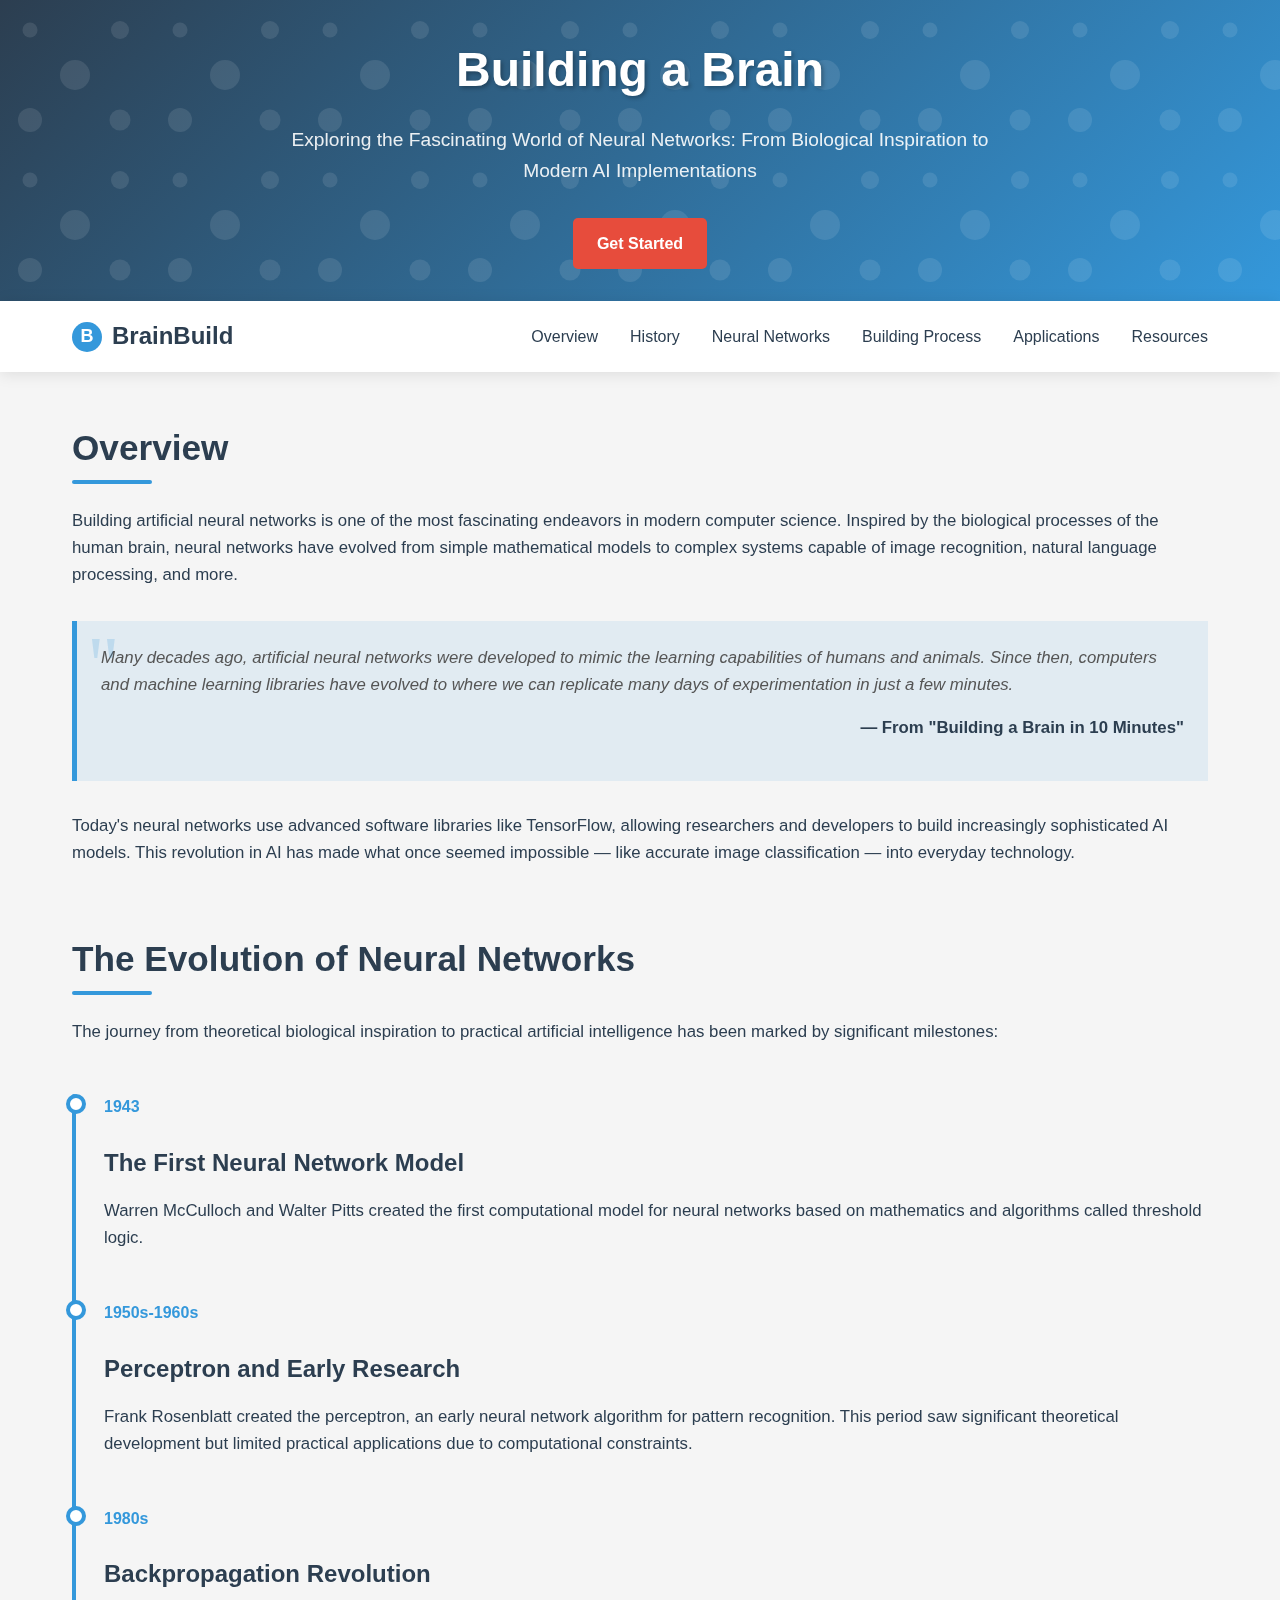
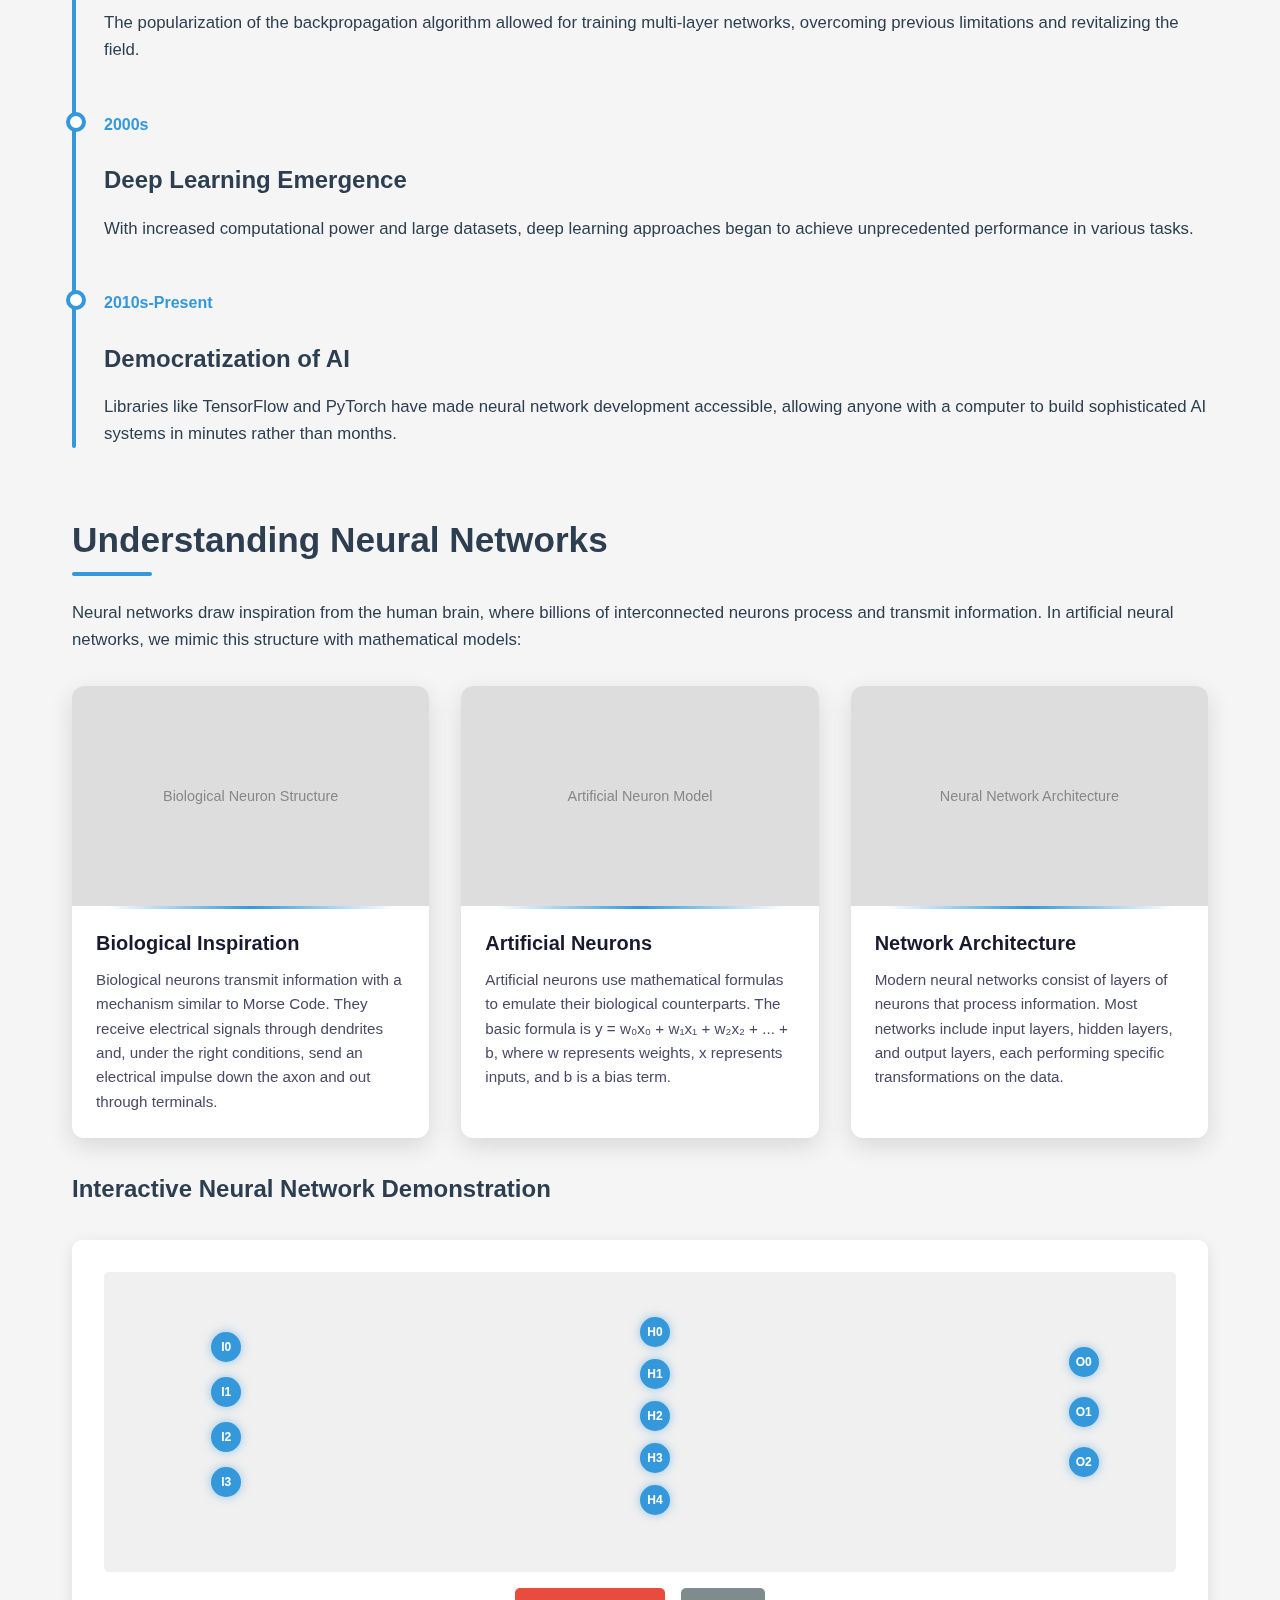
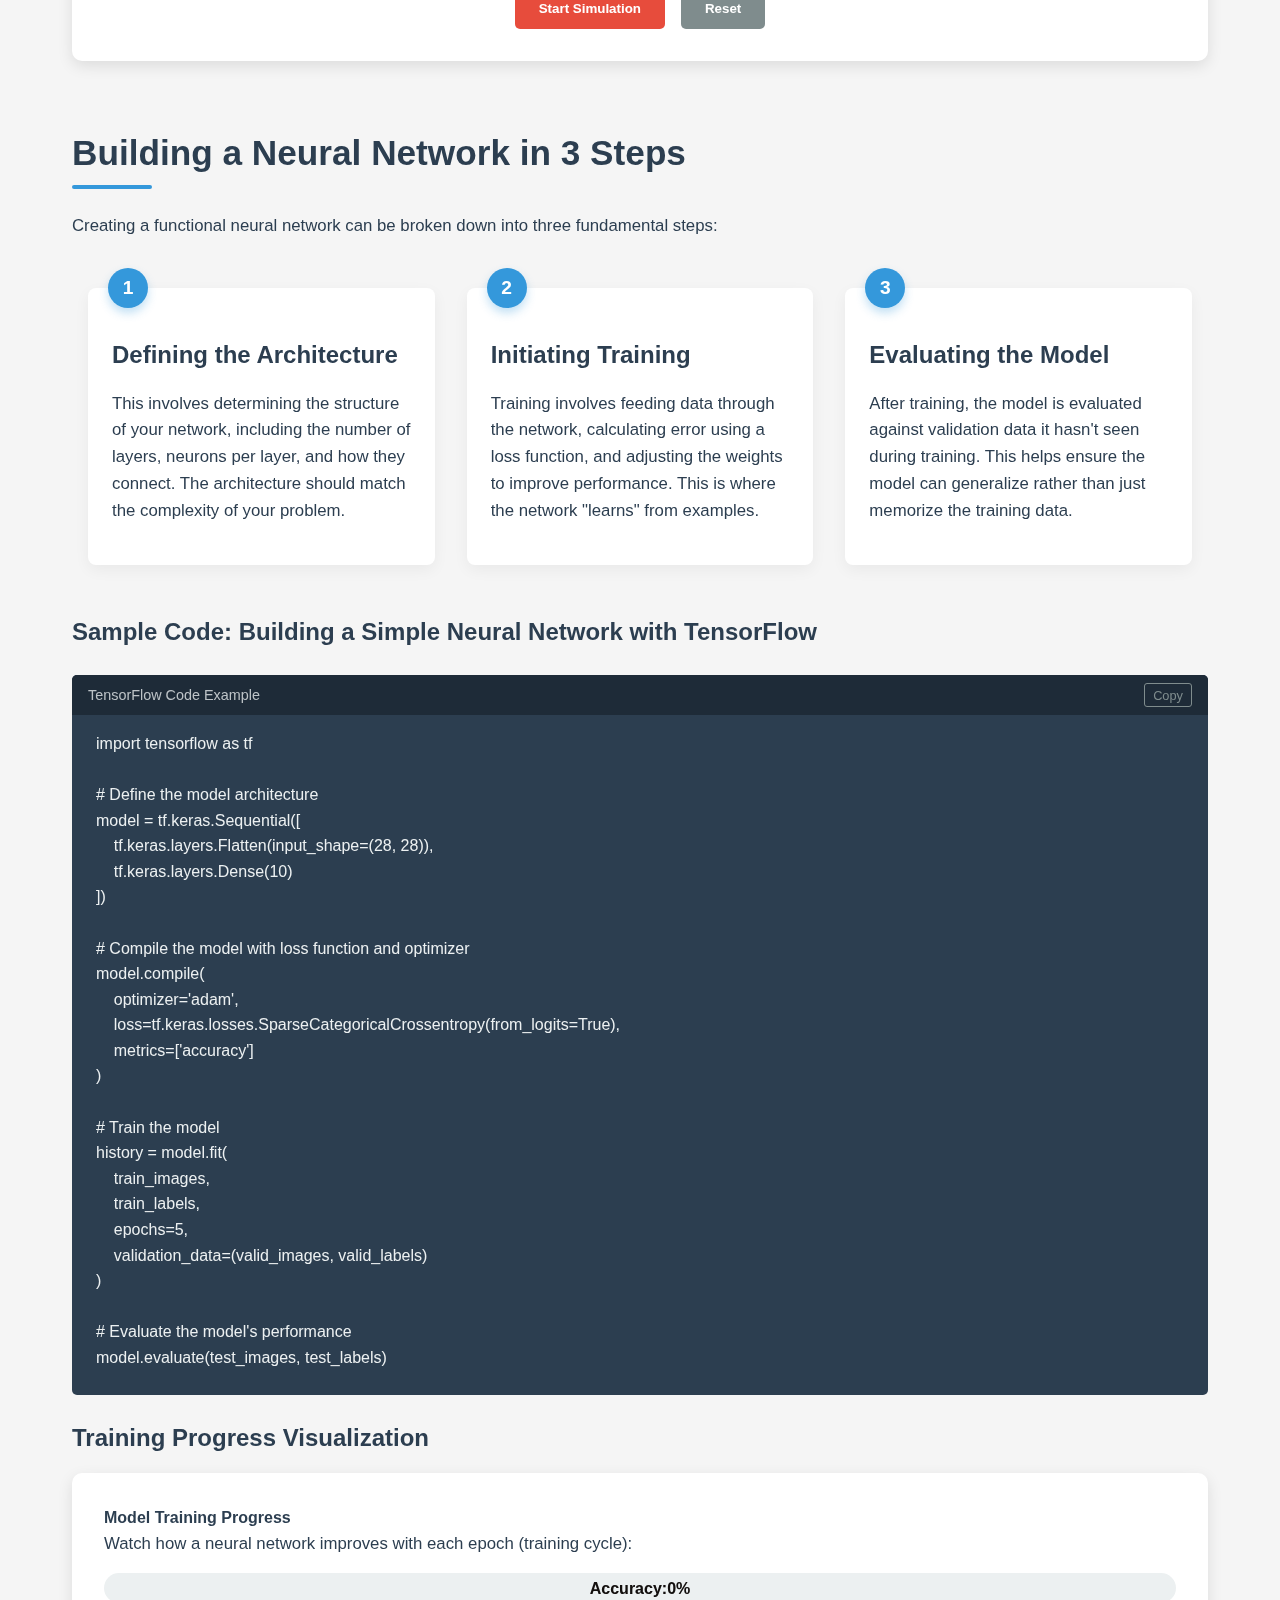
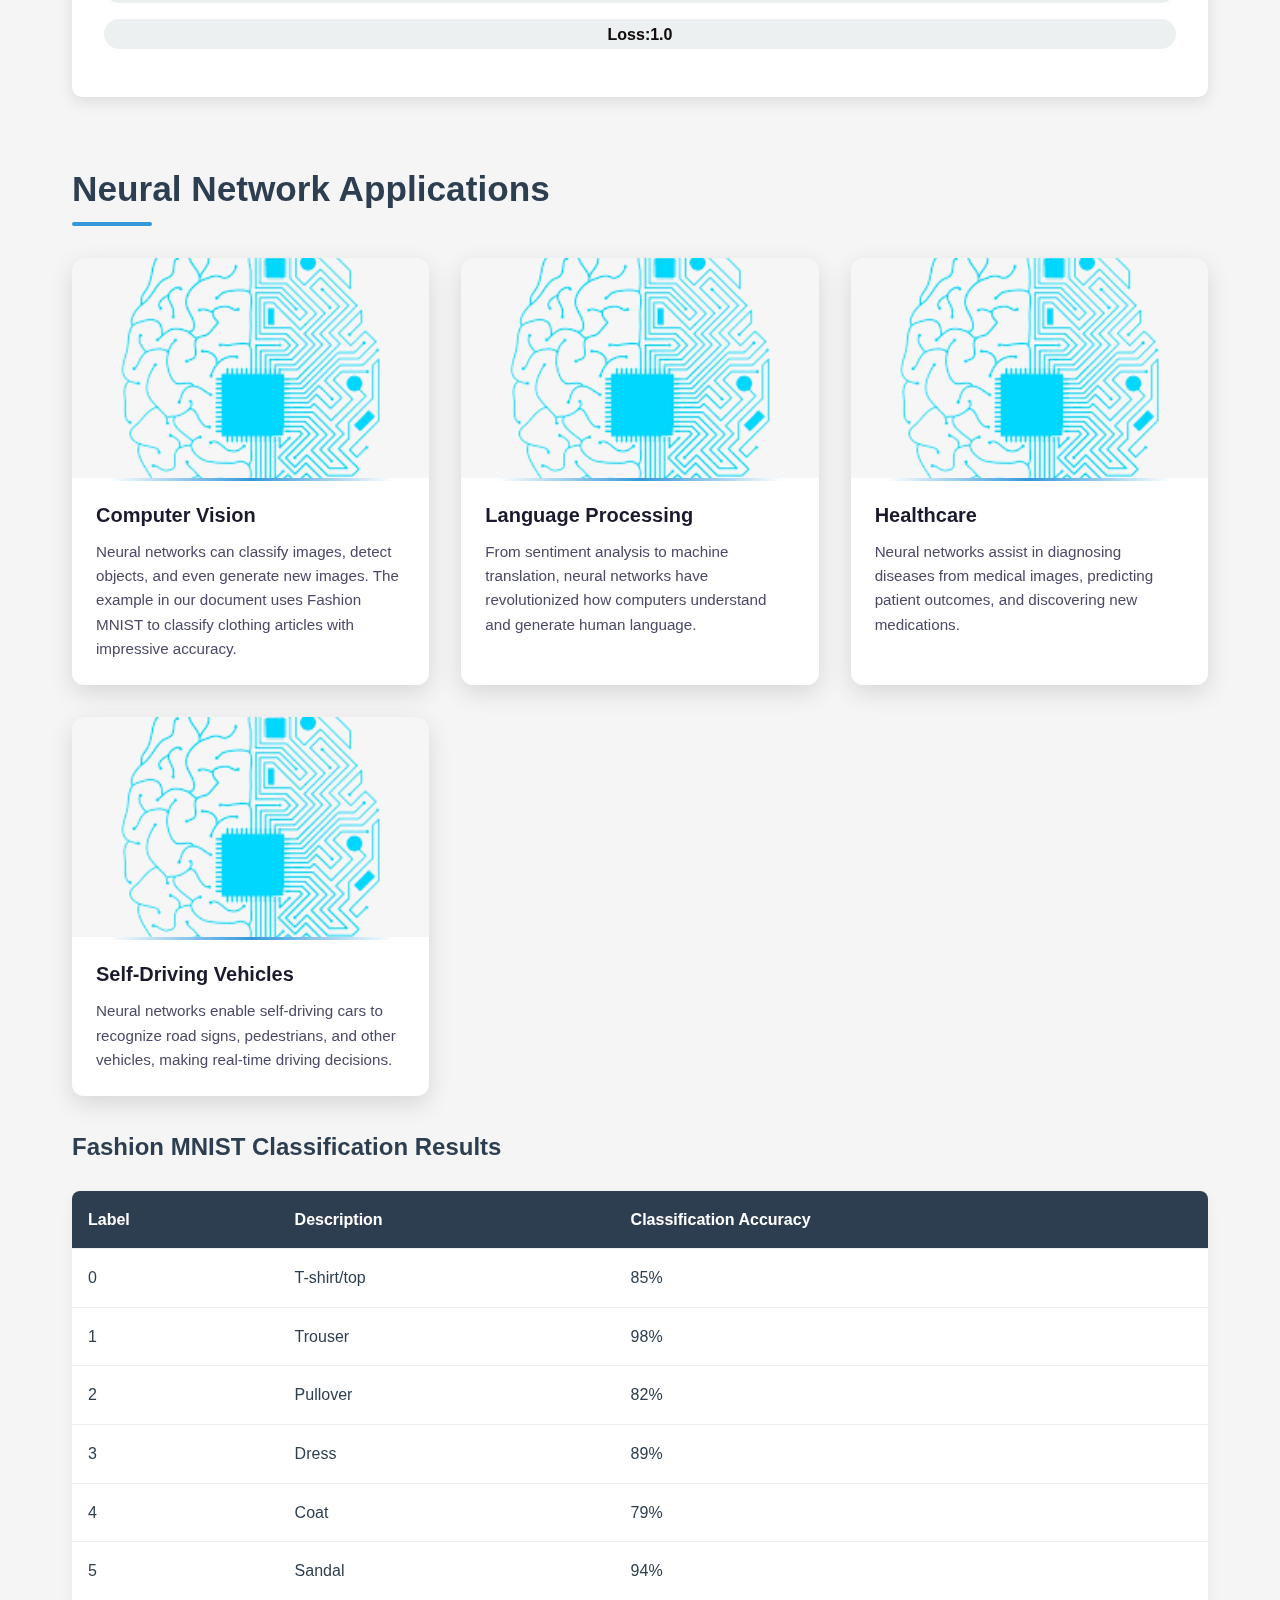
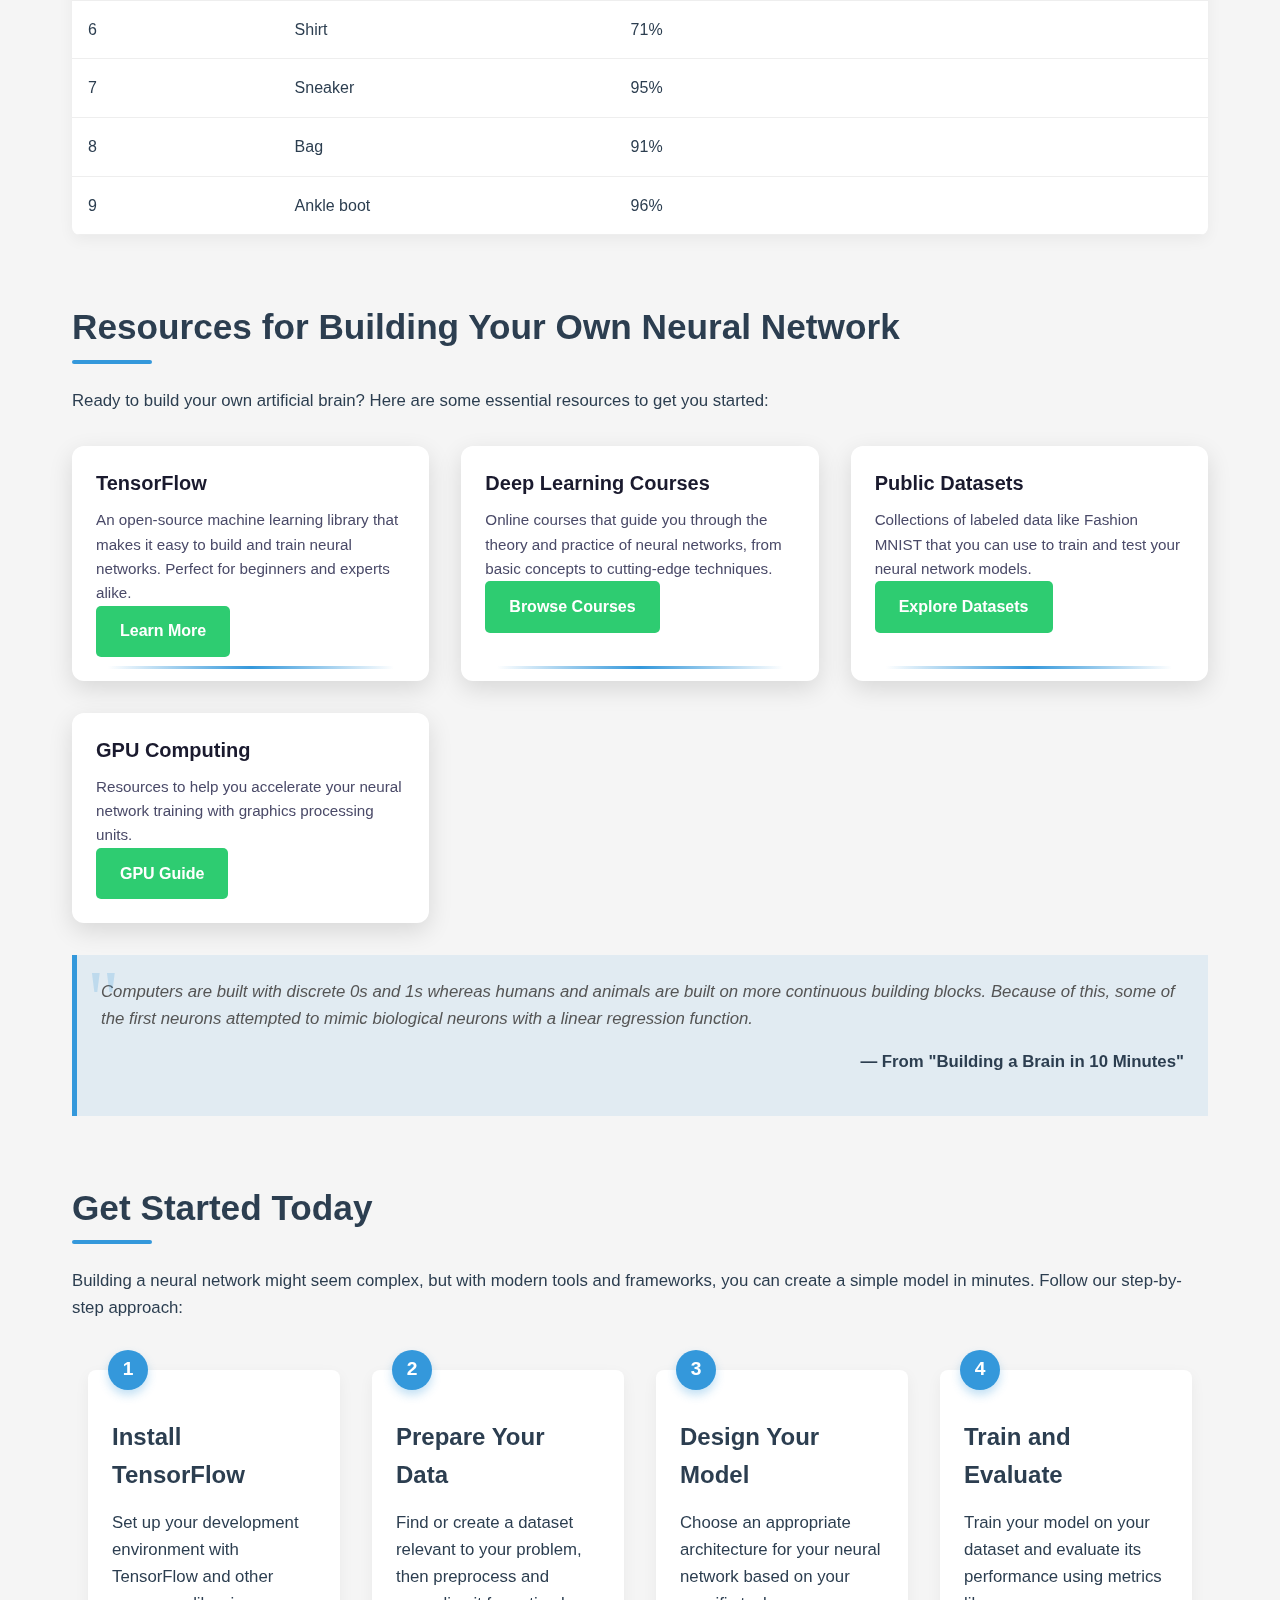
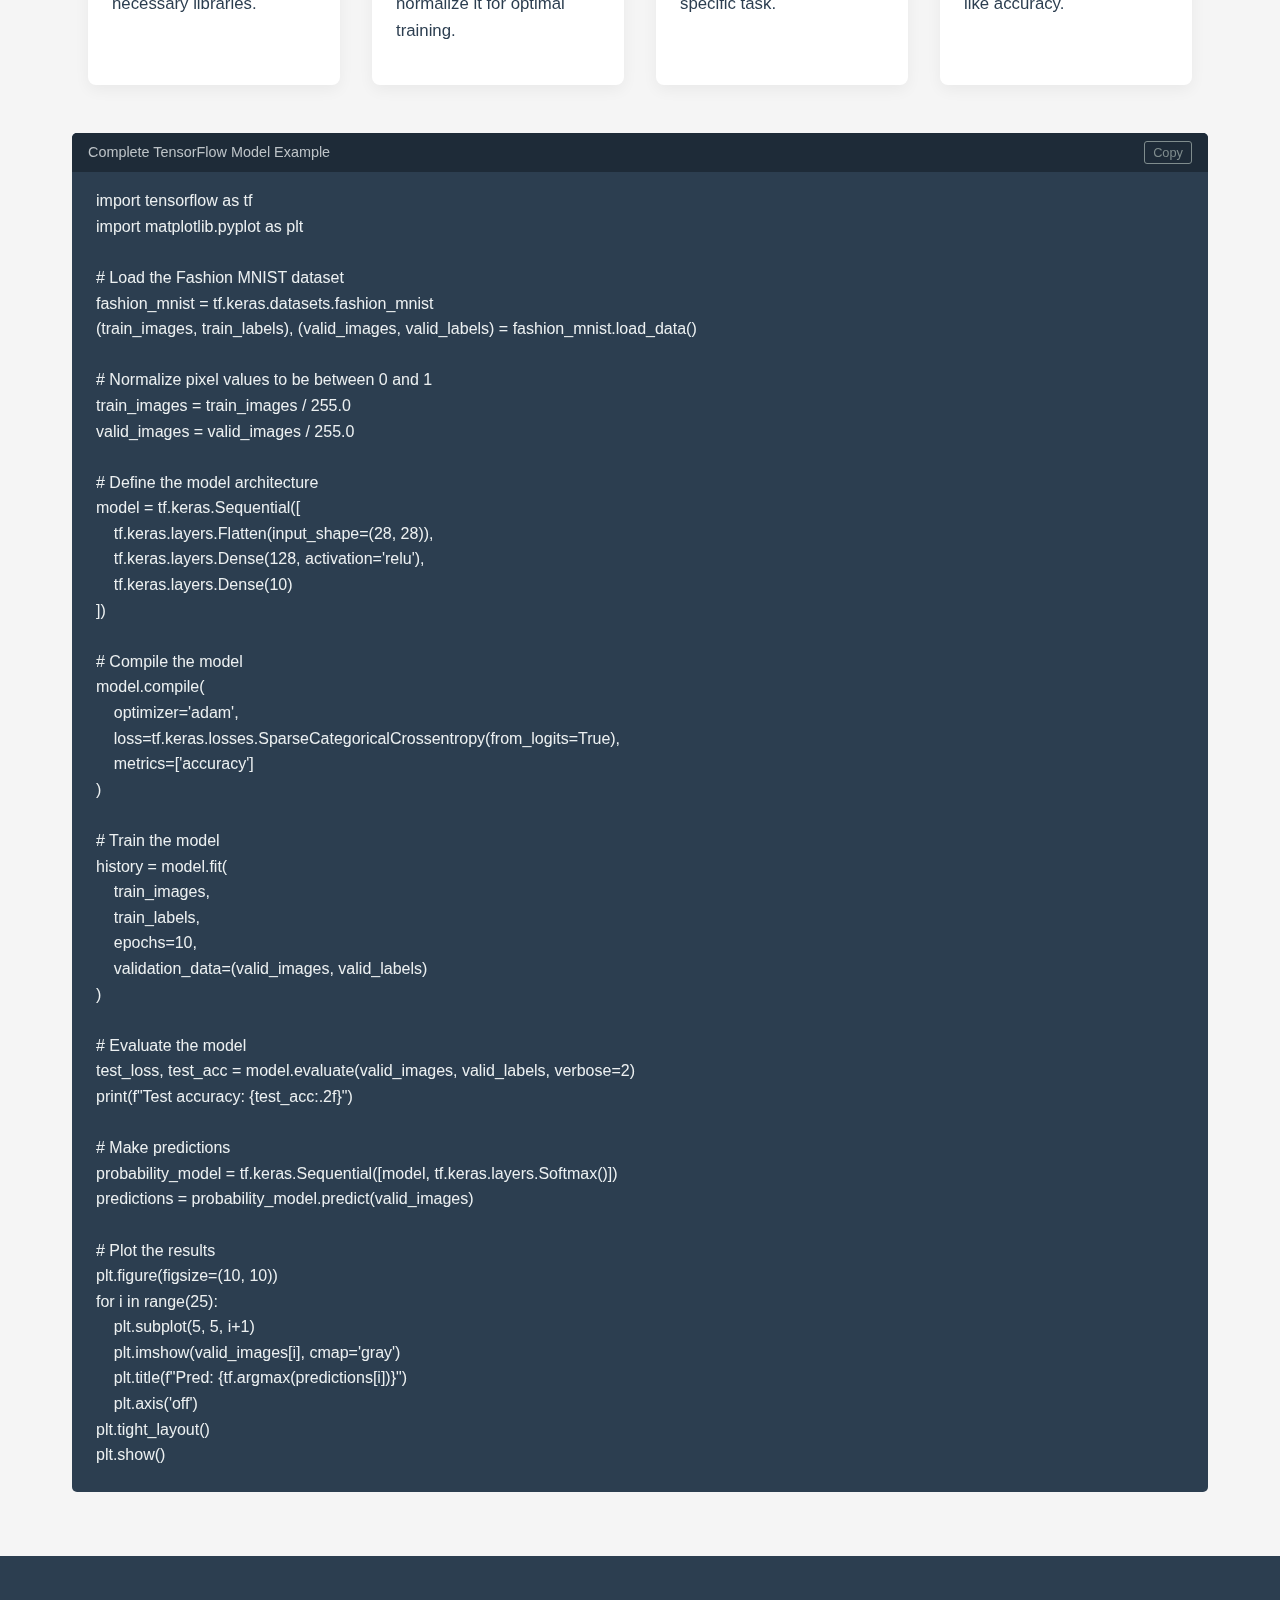
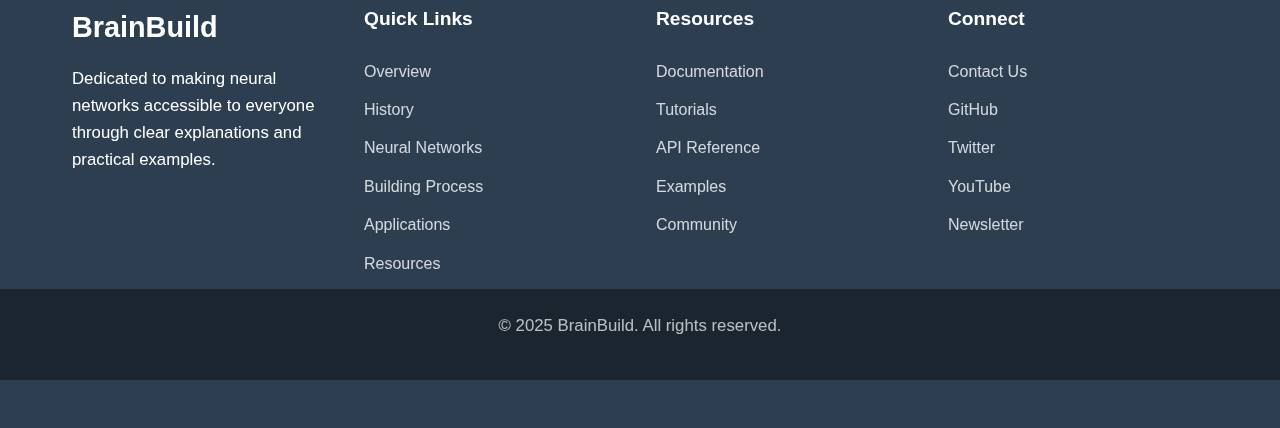
<file: building-a-brain/index.html>
<!DOCTYPE html>
<html lang="en">
<head>
    <meta charset="UTF-8">
    <meta name="viewport" content="width=device-width, initial-scale=1.0">
    <title>Building a Brain - Neural Network Fundamentals</title>
    <style>
        :root {
            --primary-color: #2c3e50;
            --secondary-color: #3498db;
            --accent-color: #e74c3c;
            --light-color: #ecf0f1;
            --dark-color: #2c3e50;
            --success-color: #2ecc71;
        }
        
        * {
            margin: 0;
            padding: 0;
            box-sizing: border-box;
            font-family: 'Segoe UI', Tahoma, Geneva, Verdana, sans-serif;
        }
        
        body {
            background-color: #f5f5f5;
            color: var(--dark-color);
            line-height: 1.6;
        }
        
        header {
            background: linear-gradient(135deg, var(--primary-color), var(--secondary-color));
            color: white;
            padding: 2rem 0;
            text-align: center;
            position: relative;
            overflow: hidden;
        }
        
        .header-content {
            position: relative;
            z-index: 2;
            max-width: 1200px;
            margin: 0 auto;
            padding: 0 2rem;
        }
        
        .header-bg {
            position: absolute;
            top: 0;
            left: 0;
            width: 100%;
            height: 100%;
            opacity: 0.1;
            z-index: 1;
            background-image: url('data:image/svg+xml;charset=utf-8,<svg xmlns="http://www.w3.org/2000/svg" width="100" height="100" viewBox="0 0 100 100"><circle cx="50" cy="50" r="10" fill="white"/><circle cx="20" cy="20" r="5" fill="white"/><circle cx="80" cy="80" r="7" fill="white"/><circle cx="80" cy="20" r="6" fill="white"/><circle cx="20" cy="80" r="8" fill="white"/></svg>');
            background-size: 150px;
        }
        
        h1 {
            font-size: 3rem;
            margin-bottom: 1rem;
            text-shadow: 2px 2px 4px rgba(0, 0, 0, 0.3);
        }
        
        .subtitle {
            font-size: 1.2rem;
            max-width: 700px;
            margin: 0 auto 2rem;
            opacity: 0.9;
        }
        
        .btn {
            display: inline-block;
            background-color: var(--accent-color);
            color: white;
            padding: 0.8rem 1.5rem;
            text-decoration: none;
            border-radius: 5px;
            font-weight: bold;
            transition: all 0.3s ease;
            border: none;
            cursor: pointer;
        }
        
        .btn:hover {
            background-color: #c0392b;
            transform: translateY(-2px);
            box-shadow: 0 4px 8px rgba(0, 0, 0, 0.2);
        }
        
        nav {
            background-color: white;
            box-shadow: 0 2px 15px rgba(0, 0, 0, 0.1);
            position: sticky;
            top: 0;
            z-index: 100;
        }
        
        .nav-container {
            display: flex;
            justify-content: space-between;
            align-items: center;
            max-width: 1200px;
            margin: 0 auto;
            padding: 1rem 2rem;
        }
        
        .logo {
            font-weight: bold;
            font-size: 1.5rem;
            color: var(--primary-color);
            text-decoration: none;
            display: flex;
            align-items: center;
        }
        
        .logo-icon {
            width: 30px;
            height: 30px;
            margin-right: 10px;
            background-color: var(--secondary-color);
            border-radius: 50%;
            display: flex;
            align-items: center;
            justify-content: center;
            color: white;
            font-size: 18px;
        }
        
        .nav-links {
            list-style: none;
            display: flex;
            gap: 2rem;
        }
        
        .nav-links a {
            text-decoration: none;
            color: var(--dark-color);
            font-weight: 500;
            transition: color 0.3s ease;
        }
        
        .nav-links a:hover {
            color: var(--secondary-color);
        }
        
        .mobile-nav-toggle {
            display: none;
            background: transparent;
            border: none;
            font-size: 1.5rem;
            cursor: pointer;
            color: var(--primary-color);
        }
        
        main {
            max-width: 1200px;
            margin: 3rem auto;
            padding: 0 2rem;
        }
        
        section {
            margin-bottom: 4rem;
        }
        
        h2 {
            font-size: 2.2rem;
            margin-bottom: 1.5rem;
            color: var(--primary-color);
            position: relative;
            padding-bottom: 0.5rem;
        }
        
        h2::after {
            content: '';
            position: absolute;
            bottom: 0;
            left: 0;
            width: 80px;
            height: 4px;
            background-color: var(--secondary-color);
            border-radius: 2px;
        }
        
        h3 {
            font-size: 1.5rem;
            margin: 1.5rem 0 1rem;
            color: var(--primary-color);
        }
        
        p {
            margin-bottom: 1rem;
            font-size: 1.05rem;
        }
        
        .grid {
            display: grid;
            grid-template-columns: repeat(auto-fit, minmax(300px, 1fr));
            gap: 2rem;
            margin: 2rem 0;
        }
        
        .card {
            background-color: white;
            border-radius: 10px;
            overflow: hidden;
            box-shadow: 0 5px 15px rgba(0, 0, 0, 0.1);
            transition: transform 0.3s ease, box-shadow 0.3s ease;
        }
        
        .card:hover {
            transform: translateY(-5px);
            box-shadow: 0 8px 25px rgba(0, 0, 0, 0.15);
        }
        
        .card-img {
            height: 200px;
            width: 100%;
            object-fit: cover;
            background-color: #ddd;
            display: flex;
            align-items: center;
            justify-content: center;
            color: #888;
            font-size: 0.9rem;
        }
        
        .card-content {
            padding: 1.5rem;
        }
        
        .card-title {
            font-size: 1.3rem;
            margin-bottom: 0.5rem;
            color: var(--primary-color);
        }
        
        .card-text {
            color: #555;
            font-size: 0.95rem;
            margin-bottom: 1rem;
        }
        
        .demo-container {
            margin: 2rem 0;
            background: white;
            padding: 2rem;
            border-radius: 10px;
            box-shadow: 0 5px 15px rgba(0, 0, 0, 0.1);
        }
        
        #neural-demo {
            width: 100%;
            height: 300px;
            background-color: #f0f0f0;
            border-radius: 5px;
            overflow: hidden;
            position: relative;
        }
        
        .neuron {
            position: absolute;
            width: 30px;
            height: 30px;
            border-radius: 50%;
            background-color: var(--secondary-color);
            display: flex;
            align-items: center;
            justify-content: center;
            color: white;
            font-weight: bold;
            font-size: 12px;
            box-shadow: 0 0 10px rgba(52, 152, 219, 0.5);
        }
        
        .connection {
            position: absolute;
            height: 2px;
            background-color: #bdc3c7;
            transform-origin: 0 0;
            z-index: -1;
        }
        
        .active-connection {
            background-color: var(--accent-color);
            box-shadow: 0 0 5px rgba(231, 76, 60, 0.5);
        }
        
        .active-neuron {
            background-color: var(--accent-color);
            box-shadow: 0 0 15px rgba(231, 76, 60, 0.7);
            transform: scale(1.2);
        }
        
        .demo-controls {
            margin-top: 1rem;
            display: flex;
            justify-content: center;
            gap: 1rem;
        }
        
        .timeline {
            position: relative;
            margin: 3rem 0;
            padding-left: 2rem;
        }
        
        .timeline::before {
            content: '';
            position: absolute;
            left: 0;
            top: 0;
            width: 4px;
            height: 100%;
            background-color: var(--secondary-color);
            border-radius: 2px;
        }
        
        .timeline-item {
            position: relative;
            padding-bottom: 2rem;
        }
        
        .timeline-item:last-child {
            padding-bottom: 0;
        }
        
        .timeline-dot {
            position: absolute;
            left: -2.4rem;
            width: 20px;
            height: 20px;
            border-radius: 50%;
            background-color: white;
            border: 4px solid var(--secondary-color);
        }
        
        .timeline-date {
            font-weight: bold;
            color: var(--secondary-color);
            margin-bottom: 0.5rem;
        }
        
        .code-block {
            background-color: #2c3e50;
            color: #ecf0f1;
            padding: 1.5rem;
            border-radius: 5px;
            overflow-x: auto;
            margin: 1.5rem 0;
            font-family: 'Courier New', monospace;
            position: relative;
        }
        
        .code-header {
            padding: 0.5rem 1rem;
            background-color: #1e2b38;
            margin: -1.5rem -1.5rem 1rem;
            color: #bdc3c7;
            font-size: 0.9rem;
            display: flex;
            justify-content: space-between;
            align-items: center;
        }
        
        .copy-btn {
            background: transparent;
            border: 1px solid #7f8c8d;
            color: #7f8c8d;
            border-radius: 3px;
            padding: 0.2rem 0.5rem;
            font-size: 0.8rem;
            cursor: pointer;
            transition: all 0.3s ease;
        }
        
        .copy-btn:hover {
            background-color: rgba(255, 255, 255, 0.1);
            color: white;
            border-color: white;
        }
        
        .process-steps {
            display: flex;
            flex-wrap: wrap;
            justify-content: space-between;
            margin: 2rem 0;
            counter-reset: step-counter;
        }
        
        .process-step {
            flex: 1;
            min-width: 250px;
            margin: 1rem;
            padding: 1.5rem;
            background: white;
            border-radius: 8px;
            box-shadow: 0 5px 15px rgba(0, 0, 0, 0.05);
            position: relative;
            counter-increment: step-counter;
        }
        
        .process-step::before {
            content: counter(step-counter);
            position: absolute;
            top: -20px;
            left: 20px;
            width: 40px;
            height: 40px;
            background: var(--secondary-color);
            color: white;
            border-radius: 50%;
            display: flex;
            align-items: center;
            justify-content: center;
            font-weight: bold;
            font-size: 1.2rem;
            box-shadow: 0 5px 10px rgba(52, 152, 219, 0.3);
        }
        
        table {
            width: 100%;
            border-collapse: collapse;
            margin: 1.5rem 0;
            background: white;
            box-shadow: 0 5px 15px rgba(0, 0, 0, 0.05);
            border-radius: 8px;
            overflow: hidden;
        }
        
        thead {
            background-color: var(--primary-color);
            color: white;
        }
        
        th, td {
            padding: 1rem;
            text-align: left;
            border-bottom: 1px solid #eee;
        }
        
        tbody tr:hover {
            background-color: #f9f9f9;
        }
        
        .quote-block {
            background-color: rgba(52, 152, 219, 0.1);
            border-left: 5px solid var(--secondary-color);
            padding: 1.5rem;
            margin: 2rem 0;
            position: relative;
        }
        
        .quote-block::before {
            content: '"';
            position: absolute;
            top: -20px;
            left: 10px;
            font-size: 5rem;
            color: rgba(52, 152, 219, 0.2);
            font-family: Georgia, serif;
        }
        
        .quote-text {
            font-style: italic;
            color: #555;
            margin-bottom: 1rem;
        }
        
        .quote-author {
            font-weight: bold;
            color: var(--primary-color);
            text-align: right;
        }
        
        footer {
            background-color: var(--primary-color);
            color: white;
            padding: 3rem 0;
        }
        
        .footer-content {
            max-width: 1200px;
            margin: 0 auto;
            padding: 0 2rem;
            display: grid;
            grid-template-columns: repeat(auto-fit, minmax(250px, 1fr));
            gap: 2rem;
        }
        
        .footer-logo {
            font-size: 1.8rem;
            font-weight: bold;
            margin-bottom: 1rem;
            display: inline-block;
        }
        
        .footer-links h3 {
            color: white;
            margin-top: 0;
            margin-bottom: 1.5rem;
            font-size: 1.2rem;
        }
        
        .footer-links ul {
            list-style: none;
        }
        
        .footer-links li {
            margin-bottom: 0.8rem;
        }
        
        .footer-links a {
            color: rgba(255, 255, 255, 0.8);
            text-decoration: none;
            transition: color 0.3s ease;
        }
        
        .footer-links a:hover {
            color: white;
            text-decoration: underline;
        }
        
        .copyright {
            text-align: center;
            padding: 1.5rem 0;
            background-color: #1a2530;
            color: rgba(255, 255, 255, 0.7);
            font-size: 0.9rem;
        }
        
        .progress-container {
            background-color: white;
            padding: 2rem;
            border-radius: 10px;
            box-shadow: 0 5px 15px rgba(0, 0, 0, 0.1);
            margin-bottom: 2rem;
        }
        
        .progress-bar {
            height: 30px;
            background-color: #ecf0f1;
            border-radius: 15px;
            margin: 1rem 0;
            position: relative;
            overflow: hidden;
        }
        
        .progress-fill {
            height: 100%;
            background: linear-gradient(90deg, var(--secondary-color), var(--accent-color));
            border-radius: 15px;
            width: 0%;
            transition: width 1.5s ease;
            position: relative;
        }
        
        .progress-text {
            position: absolute;
            top: 0;
            left: 0;
            right: 0;
            bottom: 0;
            display: flex;
            align-items: center;
            justify-content: center;
            color: white;
            font-weight: bold;
            mix-blend-mode: difference;
        }
        .card {
            position: relative;
            background-color: #ffffff;
            border-radius: 12px;
            box-shadow: 0 8px 24px rgba(0, 0, 0, 0.12);
            overflow: hidden;
            transition: transform 0.3s ease, box-shadow 0.3s ease;
            max-width: 380px;
            margin: 0 auto;
            }

            .card:hover {
            transform: translateY(-8px);
            box-shadow: 0 16px 32px rgba(0, 0, 0, 0.18);
            }

            .card-img {
            position: relative;
            width: 100%;
            height: 220px;
            overflow: hidden;
            }

            .card-img img {
            width: 100%;
            height: 100%;
            object-fit: cover;
            transition: transform 0.5s ease;
            }

            .card:hover .card-img img {
            transform: scale(1.05);
            }

            .card-content {
            padding: 1.5rem;
            }

            .card-title {
            margin: 0 0 0.75rem 0;
            font-size: 1.25rem;
            font-weight: 700;
            color: #1a1a2e;
            line-height: 1.3;
            }

            .card-text {
            font-size: 0.95rem;
            line-height: 1.6;
            color: #4a4a68;
            margin: 0;
            }

            /* Add a subtle accent line between image and content */
            .card-content::before {
            content: '';
            position: absolute;
            top: 220px;
            left: 10%;
            width: 80%;
            height: 3px;
            background: linear-gradient(90deg, transparent, #3498db, transparent);
            }

            /* Responsive adjustments */
            @media (max-width: 768px) {
            .card-img {
                height: 180px;
            }
            
            .card-content::before {
                top: 180px;
            }
            }
        
        @media (max-width: 768px) {
            h1 {
                font-size: 2.2rem;
            }
            
            .subtitle {
                font-size: 1rem;
            }
            
            .nav-links {
                display: none;
                position: absolute;
                top: 100%;
                left: 0;
                right: 0;
                background-color: white;
                flex-direction: column;
                padding: 1rem;
                gap: 1rem;
                box-shadow: 0 5px 15px rgba(0, 0, 0, 0.1);
            }
            
            .nav-links.active {
                display: flex;
            }
            
            .mobile-nav-toggle {
                display: block;
            }
            
            .process-steps {
                flex-direction: column;
            }
            
            .process-step {
                margin-bottom: 2.5rem;
            }
            
            .footer-content {
                grid-template-columns: 1fr;
                text-align: center;
            }
            
            .footer-links ul {
                display: flex;
                flex-wrap: wrap;
                justify-content: center;
                gap: 1rem;
            }
            
            .footer-links li {
                margin-bottom: 0;
            }
        }
        .fashion-mnist-img {
            width: 100%;
            height: auto;
            border-radius: 10px;
        }
    </style>
</head>
<body>
    <header>
        <div class="header-bg"></div>
        <div class="header-content">
            <h1>Building a Brain</h1>
            <p class="subtitle">Exploring the Fascinating World of Neural Networks: From Biological Inspiration to Modern AI Implementations</p>
            <a href="#get-started" class="btn">Get Started</a>
        </div>
    </header>
    
    <nav>
        <div class="nav-container">
            <a href="#" class="logo">
                <div class="logo-icon">B</div>
                BrainBuild
            </a>
            <ul class="nav-links">
                <li><a href="#overview">Overview</a></li>
                <li><a href="#history">History</a></li>
                <li><a href="#neural-networks">Neural Networks</a></li>
                <li><a href="#building-process">Building Process</a></li>
                <li><a href="#applications">Applications</a></li>
                <li><a href="#resources">Resources</a></li>
            </ul>
            <button class="mobile-nav-toggle">☰</button>
        </div>
    </nav>
    
    <main>
        <section id="overview">
            <h2>Overview</h2>
            <p>Building artificial neural networks is one of the most fascinating endeavors in modern computer science. Inspired by the biological processes of the human brain, neural networks have evolved from simple mathematical models to complex systems capable of image recognition, natural language processing, and more.</p>
            
            <div class="quote-block">
                <p class="quote-text">Many decades ago, artificial neural networks were developed to mimic the learning capabilities of humans and animals. Since then, computers and machine learning libraries have evolved to where we can replicate many days of experimentation in just a few minutes.</p>
                <p class="quote-author">— From "Building a Brain in 10 Minutes"</p>
            </div>
            
            <p>Today's neural networks use advanced software libraries like TensorFlow, allowing researchers and developers to build increasingly sophisticated AI models. This revolution in AI has made what once seemed impossible — like accurate image classification — into everyday technology.</p>
        </section>
        
        <section id="history" class="timeline-section">
            <h2>The Evolution of Neural Networks</h2>
            <p>The journey from theoretical biological inspiration to practical artificial intelligence has been marked by significant milestones:</p>
            
            <div class="timeline">
                <div class="timeline-item">
                    <div class="timeline-dot"></div>
                    <div class="timeline-date">1943</div>
                    <h3>The First Neural Network Model</h3>
                    <p>Warren McCulloch and Walter Pitts created the first computational model for neural networks based on mathematics and algorithms called threshold logic.</p>
                </div>
                
                <div class="timeline-item">
                    <div class="timeline-dot"></div>
                    <div class="timeline-date">1950s-1960s</div>
                    <h3>Perceptron and Early Research</h3>
                    <p>Frank Rosenblatt created the perceptron, an early neural network algorithm for pattern recognition. This period saw significant theoretical development but limited practical applications due to computational constraints.</p>
                </div>
                
                <div class="timeline-item">
                    <div class="timeline-dot"></div>
                    <div class="timeline-date">1980s</div>
                    <h3>Backpropagation Revolution</h3>
                    <p>The popularization of the backpropagation algorithm allowed for training multi-layer networks, overcoming previous limitations and revitalizing the field.</p>
                </div>
                
                <div class="timeline-item">
                    <div class="timeline-dot"></div>
                    <div class="timeline-date">2000s</div>
                    <h3>Deep Learning Emergence</h3>
                    <p>With increased computational power and large datasets, deep learning approaches began to achieve unprecedented performance in various tasks.</p>
                </div>
                
                <div class="timeline-item">
                    <div class="timeline-dot"></div>
                    <div class="timeline-date">2010s-Present</div>
                    <h3>Democratization of AI</h3>
                    <p>Libraries like TensorFlow and PyTorch have made neural network development accessible, allowing anyone with a computer to build sophisticated AI systems in minutes rather than months.</p>
                </div>
            </div>
        </section>
        
        <section id="neural-networks">
            <h2>Understanding Neural Networks</h2>
            <p>Neural networks draw inspiration from the human brain, where billions of interconnected neurons process and transmit information. In artificial neural networks, we mimic this structure with mathematical models:</p>
            
            <div class="grid">
                <div class="card">
                    <div class="card-img">Biological Neuron Structure</div>
                    <div class="card-content">
                        <h3 class="card-title">Biological Inspiration</h3>
                        <p class="card-text">Biological neurons transmit information with a mechanism similar to Morse Code. They receive electrical signals through dendrites and, under the right conditions, send an electrical impulse down the axon and out through terminals.</p>
                    </div>
                </div>
                
                <div class="card">
                    <div class="card-img">Artificial Neuron Model</div>
                    <div class="card-content">
                        <h3 class="card-title">Artificial Neurons</h3>
                        <p class="card-text">Artificial neurons use mathematical formulas to emulate their biological counterparts. The basic formula is y = w₀x₀ + w₁x₁ + w₂x₂ + ... + b, where w represents weights, x represents inputs, and b is a bias term.</p>
                    </div>
                </div>
                
                <div class="card">
                    <div class="card-img">Neural Network Architecture</div>
                    <div class="card-content">
                        <h3 class="card-title">Network Architecture</h3>
                        <p class="card-text">Modern neural networks consist of layers of neurons that process information. Most networks include input layers, hidden layers, and output layers, each performing specific transformations on the data.</p>
                    </div>
                </div>
            </div>
            
            <h3>Interactive Neural Network Demonstration</h3>
            <div class="demo-container">
                <div id="neural-demo"></div>
                <div class="demo-controls">
                    <button id="start-demo" class="btn">Start Simulation</button>
                    <button id="reset-demo" class="btn" style="background-color: #7f8c8d;">Reset</button>
                </div>
            </div>
        </section>
        
        <section id="building-process">
            <h2>Building a Neural Network in 3 Steps</h2>
            <p>Creating a functional neural network can be broken down into three fundamental steps:</p>
            
            <div class="process-steps">
                <div class="process-step">
                    <h3>Defining the Architecture</h3>
                    <p>This involves determining the structure of your network, including the number of layers, neurons per layer, and how they connect. The architecture should match the complexity of your problem.</p>
                </div>
                
                <div class="process-step">
                    <h3>Initiating Training</h3>
                    <p>Training involves feeding data through the network, calculating error using a loss function, and adjusting the weights to improve performance. This is where the network "learns" from examples.</p>
                </div>
                
                <div class="process-step">
                    <h3>Evaluating the Model</h3>
                    <p>After training, the model is evaluated against validation data it hasn't seen during training. This helps ensure the model can generalize rather than just memorize the training data.</p>
                </div>
            </div>
            
            <h3>Sample Code: Building a Simple Neural Network with TensorFlow</h3>
            <div class="code-block">
                <div class="code-header">
                    <span>TensorFlow Code Example</span>
                    <button class="copy-btn">Copy</button>
                </div>
                <pre><code>import tensorflow as tf

# Define the model architecture
model = tf.keras.Sequential([
    tf.keras.layers.Flatten(input_shape=(28, 28)),
    tf.keras.layers.Dense(10)
])

# Compile the model with loss function and optimizer
model.compile(
    optimizer='adam',
    loss=tf.keras.losses.SparseCategoricalCrossentropy(from_logits=True),
    metrics=['accuracy']
)

# Train the model
history = model.fit(
    train_images,
    train_labels,
    epochs=5,
    validation_data=(valid_images, valid_labels)
)

# Evaluate the model's performance
model.evaluate(test_images, test_labels)</code></pre>
            </div>
            
            <h3>Training Progress Visualization</h3>
            <div class="progress-container">
                <h4>Model Training Progress</h4>
                <p>Watch how a neural network improves with each epoch (training cycle):</p>
                
                <div class="progress-bar">
                    <div class="progress-fill" id="accuracy-progress"></div>
                    <div class="progress-text">Accuracy: <span id="accuracy-value">0%</span></div>
                </div>
                
                <div class="progress-bar">
                    <div class="progress-fill" id="loss-progress"></div>
                    <div class="progress-text">Loss: <span id="loss-value">1.0</span></div>
                </div>
            </div>
        </section>
        
        <section id="applications">
            <h2>Neural Network Applications</h2>
             <div class="grid">
                <div class="card">
                    <div class="card-img">
                        <img src="fashion_mnist_example.png" alt="Image Classification Example" ">
                    </div>
                    <div class="card-content">
                        <h3 class="card-title">Computer Vision</h3>
                        <p class="card-text">Neural networks can classify images, detect objects, and even generate new images. The example in our document uses Fashion MNIST to classify clothing articles with impressive accuracy.</p>
                    </div>
                </div>
                
                <div class="card">
                    <div class="card-img">
                        <img src="fashion_mnist_example.png" alt="Image Classification Example" ">
                    </div>
                    <div class="card-content">
                        <h3 class="card-title">Language Processing</h3>
                        <p class="card-text">From sentiment analysis to machine translation, neural networks have revolutionized how computers understand and generate human language.</p>
                    </div>
                </div>
                
                <div class="card">
                    <div class="card-img">
                        <img src="fashion_mnist_example.png" alt="Image Classification Example" ">
                    </div>
                    <div class="card-content">
                        <h3 class="card-title">Healthcare</h3>
                        <p class="card-text">Neural networks assist in diagnosing diseases from medical images, predicting patient outcomes, and discovering new medications.</p>
                    </div>
                </div>
                
                <div class="card">
                    <div class="card-img">
                        <img src="fashion_mnist_example.png" alt="Image Classification Example" ">
                    </div>
                    <div class="card-content">
                        <h3 class="card-title">Self-Driving Vehicles</h3>
                        <p class="card-text">Neural networks enable self-driving cars to recognize road signs, pedestrians, and other vehicles, making real-time driving decisions.</p>
                    </div>
                </div>
            </div>
            
            <h3>Fashion MNIST Classification Results</h3>
            <table>
                <thead>
                    <tr>
                        <th>Label</th>
                        <th>Description</th>
                        <th>Classification Accuracy</th>
                    </tr>
                </thead>
                <tbody>
                    <tr>
                        <td>0</td>
                        <td>T-shirt/top</td>
                        <td>85%</td>
                    </tr>
                    <tr>
                        <td>1</td>
                        <td>Trouser</td>
                        <td>98%</td>
                    </tr>
                    <tr>
                        <td>2</td>
                        <td>Pullover</td>
                        <td>82%</td>
                    </tr>
                    <tr>
                        <td>3</td>
                        <td>Dress</td>
                        <td>89%</td>
                    </tr>
                    <tr>
                        <td>4</td>
                        <td>Coat</td>
                        <td>79%</td>
                    </tr>
                    <tr>
                        <td>5</td>
                        <td>Sandal</td>
                        <td>94%</td>
                    </tr>
                    <tr>
                        <td>6</td>
                        <td>Shirt</td>
                        <td>71%</td>
                    </tr>
                    <tr>
                        <td>7</td>
                        <td>Sneaker</td>
                        <td>95%</td>
                    </tr>
                    <tr>
                        <td>8</td>
                        <td>Bag</td>
                        <td>91%</td>
                    </tr>
                    <tr>
                        <td>9</td>
                        <td>Ankle boot</td>
                        <td>96%</td>
                    </tr>
                </tbody>
            </table>
        </section>
        
        <section id="resources">
            <h2>Resources for Building Your Own Neural Network</h2>
            <p>Ready to build your own artificial brain? Here are some essential resources to get you started:</p>
            
            <div class="grid">
                <div class="card">
                    <div class="card-content">
                        <h3 class="card-title">TensorFlow</h3>
                        <p class="card-text">An open-source machine learning library that makes it easy to build and train neural networks. Perfect for beginners and experts alike.</p>
                        <a href="#" class="btn" style="background-color: var(--success-color);">Learn More</a>
                    </div>
                </div>
                
                <div class="card">
                    <div class="card-content">
                        <h3 class="card-title">Deep Learning Courses</h3>
                        <p class="card-text">Online courses that guide you through the theory and practice of neural networks, from basic concepts to cutting-edge techniques.</p>
                        <a href="#" class="btn" style="background-color: var(--success-color);">Browse Courses</a>
                    </div>
                </div>
                
                <div class="card">
                    <div class="card-content">
                        <h3 class="card-title">Public Datasets</h3>
                        <p class="card-text">Collections of labeled data like Fashion MNIST that you can use to train and test your neural network models.</p>
                        <a href="#" class="btn" style="background-color: var(--success-color);">Explore Datasets</a>
                    </div>
                </div>
                
                <div class="card">
                    <div class="card-content">
                        <h3 class="card-title">GPU Computing</h3>
                        <p class="card-text">Resources to help you accelerate your neural network training with graphics processing units.</p>
                        <a href="#" class="btn" style="background-color: var(--success-color);">GPU Guide</a>
                    </div>
                </div>
            </div>
            
            <div class="quote-block">
                <p class="quote-text">Computers are built with discrete 0s and 1s whereas humans and animals are built on more continuous building blocks. Because of this, some of the first neurons attempted to mimic biological neurons with a linear regression function.</p>
                <p class="quote-author">— From "Building a Brain in 10 Minutes"</p>
            </div>
        </section>
        
        <section id="get-started">
            <h2>Get Started Today</h2>
            <p>Building a neural network might seem complex, but with modern tools and frameworks, you can create a simple model in minutes. Follow our step-by-step approach:</p>
            
            <div class="process-steps">
                <div class="process-step">
                    <h3>Install TensorFlow</h3>
                    <p>Set up your development environment with TensorFlow and other necessary libraries.</p>
                </div>
                
                <div class="process-step">
                    <h3>Prepare Your Data</h3>
                    <p>Find or create a dataset relevant to your problem, then preprocess and normalize it for optimal training.</p>
                </div>
                
                <div class="process-step">
                    <h3>Design Your Model</h3>
                    <p>Choose an appropriate architecture for your neural network based on your specific task.</p>
                </div>
                
                <div class="process-step">
                    <h3>Train and Evaluate</h3>
                    <p>Train your model on your dataset and evaluate its performance using metrics like accuracy.</p>
                </div>
            </div>
            
            <div class="code-block">
                <div class="code-header">
                    <span>Complete TensorFlow Model Example</span>
                    <button class="copy-btn">Copy</button>
                </div>
                <pre><code>import tensorflow as tf
import matplotlib.pyplot as plt

# Load the Fashion MNIST dataset
fashion_mnist = tf.keras.datasets.fashion_mnist
(train_images, train_labels), (valid_images, valid_labels) = fashion_mnist.load_data()

# Normalize pixel values to be between 0 and 1
train_images = train_images / 255.0
valid_images = valid_images / 255.0

# Define the model architecture
model = tf.keras.Sequential([
    tf.keras.layers.Flatten(input_shape=(28, 28)),
    tf.keras.layers.Dense(128, activation='relu'),
    tf.keras.layers.Dense(10)
])

# Compile the model
model.compile(
    optimizer='adam',
    loss=tf.keras.losses.SparseCategoricalCrossentropy(from_logits=True),
    metrics=['accuracy']
)

# Train the model
history = model.fit(
    train_images,
    train_labels,
    epochs=10,
    validation_data=(valid_images, valid_labels)
)

# Evaluate the model
test_loss, test_acc = model.evaluate(valid_images, valid_labels, verbose=2)
print(f"Test accuracy: {test_acc:.2f}")

# Make predictions
probability_model = tf.keras.Sequential([model, tf.keras.layers.Softmax()])
predictions = probability_model.predict(valid_images)

# Plot the results
plt.figure(figsize=(10, 10))
for i in range(25):
    plt.subplot(5, 5, i+1)
    plt.imshow(valid_images[i], cmap='gray')
    plt.title(f"Pred: {tf.argmax(predictions[i])}")
    plt.axis('off')
plt.tight_layout()
plt.show()</code></pre>
            </div>
        </section>
    </main>
    
    <footer>
        <div class="footer-content">
            <div class="footer-about">
                <div class="footer-logo">BrainBuild</div>
                <p>Dedicated to making neural networks accessible to everyone through clear explanations and practical examples.</p>
            </div>
            
            <div class="footer-links">
                <h3>Quick Links</h3>
                <ul>
                    <li><a href="#overview">Overview</a></li>
                    <li><a href="#history">History</a></li>
                    <li><a href="#neural-networks">Neural Networks</a></li>
                    <li><a href="#building-process">Building Process</a></li>
                    <li><a href="#applications">Applications</a></li>
                    <li><a href="#resources">Resources</a></li>
                </ul>
            </div>
            
            <div class="footer-links">
                <h3>Resources</h3>
                <ul>
                    <li><a href="#">Documentation</a></li>
                    <li><a href="#">Tutorials</a></li>
                    <li><a href="#">API Reference</a></li>
                    <li><a href="#">Examples</a></li>
                    <li><a href="#">Community</a></li>
                </ul>
            </div>
            
            <div class="footer-links">
                <h3>Connect</h3>
                <ul>
                    <li><a href="#">Contact Us</a></li>
                    <li><a href="#">GitHub</a></li>
                    <li><a href="#">Twitter</a></li>
                    <li><a href="#">YouTube</a></li>
                    <li><a href="#">Newsletter</a></li>
                </ul>
            </div>
        </div>
        
        <div class="copyright">
            <p>&copy; 2025 BrainBuild. All rights reserved.</p>
        </div>
    </footer>
    
    <script>
        // Mobile navigation toggle
        document.querySelector('.mobile-nav-toggle').addEventListener('click', function() {
            document.querySelector('.nav-links').classList.toggle('active');
        });
        
        // Copy button functionality
        document.querySelectorAll('.copy-btn').forEach(button => {
            button.addEventListener('click', function() {
                const codeText = this.parentElement.nextElementSibling.textContent;
                navigator.clipboard.writeText(codeText);
                
                const originalText = this.textContent;
                this.textContent = 'Copied!';
                
                setTimeout(() => {
                    this.textContent = originalText;
                }, 2000);
            });
        });
        
        // Neural network demo
        const neuralDemo = document.getElementById('neural-demo');
        const startBtn = document.getElementById('start-demo');
        const resetBtn = document.getElementById('reset-demo');
        
        // Create neurons
        const inputNeurons = 4;
        const hiddenNeurons = 5;
        const outputNeurons = 3;
        
        let neurons = [];
        let connections = [];
        
        function createNeuralNetwork() {
            neuralDemo.innerHTML = '';
            neurons = [];
            connections = [];
            
            // Input layer
            for (let i = 0; i < inputNeurons; i++) {
                const neuron = document.createElement('div');
                neuron.className = 'neuron';
                neuron.textContent = 'I' + i;
                neuron.style.left = '10%';
                neuron.style.top = `${20 + (i * 60 / inputNeurons)}%`;
                neurons.push(neuron);
                neuralDemo.appendChild(neuron);
            }
            
            // Hidden layer
            for (let i = 0; i < hiddenNeurons; i++) {
                const neuron = document.createElement('div');
                neuron.className = 'neuron';
                neuron.textContent = 'H' + i;
                neuron.style.left = '50%';
                neuron.style.top = `${15 + (i * 70 / hiddenNeurons)}%`;
                neurons.push(neuron);
                neuralDemo.appendChild(neuron);
            }
            
            // Output layer
            for (let i = 0; i < outputNeurons; i++) {
                const neuron = document.createElement('div');
                neuron.className = 'neuron';
                neuron.textContent = 'O' + i;
                neuron.style.left = '90%';
                neuron.style.top = `${25 + (i * 50 / outputNeurons)}%`;
                neurons.push(neuron);
                neuralDemo.appendChild(neuron);
            }
            
            // Create connections
            for (let i = 0; i < inputNeurons; i++) {
                for (let j = 0; j < hiddenNeurons; j++) {
                    createConnection(i, inputNeurons + j);
                }
            }
            
            for (let i = 0; i < hiddenNeurons; i++) {
                for (let j = 0; j < outputNeurons; j++) {
                    createConnection(inputNeurons + i, inputNeurons + hiddenNeurons + j);
                }
            }
        }
        
        function createConnection(from, to) {
            const connection = document.createElement('div');
            connection.className = 'connection';
            
            const fromNeuron = neurons[from];
            const toNeuron = neurons[to];
            
            const fromRect = fromNeuron.getBoundingClientRect();
            const toRect = toNeuron.getBoundingClientRect();
            const demoRect = neuralDemo.getBoundingClientRect();
            
            const fromX = fromRect.left + fromRect.width / 2 - demoRect.left;
            const fromY = fromRect.top + fromRect.height / 2 - demoRect.top;
            const toX = toRect.left + toRect.width / 2 - demoRect.left;
            const toY = toRect.top + toRect.height / 2 - demoRect.top;
            
            const length = Math.sqrt(Math.pow(toX - fromX, 2) + Math.pow(toY - fromY, 2));
            const angle = Math.atan2(toY - fromY, toX - fromX) * 180 / Math.PI;
            
            connection.style.width = `${length}px`;
            connection.style.left = `${fromX}px`;
            connection.style.top = `${fromY}px`;
            connection.style.transform = `rotate(${angle}deg)`;
            
            connections.push({
                element: connection,
                from: from,
                to: to
            });
            
            neuralDemo.appendChild(connection);
        }
        
        function runSimulation() {
            // Activate input neurons
            setTimeout(() => {
                for (let i = 0; i < inputNeurons; i++) {
                    if (Math.random() > 0.5) {
                        neurons[i].classList.add('active-neuron');
                    }
                }
            }, 500);
            
            // Activate connections from input to hidden
            setTimeout(() => {
                connections.forEach(conn => {
                    if (conn.from < inputNeurons && neurons[conn.from].classList.contains('active-neuron')) {
                        conn.element.classList.add('active-connection');
                    }
                });
            }, 1000);
            
            // Activate hidden neurons
            setTimeout(() => {
                for (let i = 0; i < hiddenNeurons; i++) {
                    let activeInputs = 0;
                    connections.forEach(conn => {
                        if (conn.to === (inputNeurons + i) && conn.element.classList.contains('active-connection')) {
                            activeInputs++;
                        }
                    });
                    
                    if (activeInputs >= 2) {
                        neurons[inputNeurons + i].classList.add('active-neuron');
                    }
                }
            }, 1500);
            
            // Activate connections from hidden to output
            setTimeout(() => {
                connections.forEach(conn => {
                    if (conn.from >= inputNeurons && conn.from < (inputNeurons + hiddenNeurons) && 
                        neurons[conn.from].classList.contains('active-neuron')) {
                        conn.element.classList.add('active-connection');
                    }
                });
            }, 2000);
            
            // Activate output neurons
            setTimeout(() => {
                for (let i = 0; i < outputNeurons; i++) {
                    let activeInputs = 0;
                    connections.forEach(conn => {
                        if (conn.to === (inputNeurons + hiddenNeurons + i) && 
                            conn.element.classList.contains('active-connection')) {
                            activeInputs++;
                        }
                    });
                    
                    if (activeInputs >= 2) {
                        neurons[inputNeurons + hiddenNeurons + i].classList.add('active-neuron');
                    }
                }
            }, 2500);
        }
        
        function resetSimulation() {
            neurons.forEach(neuron => {
                neuron.classList.remove('active-neuron');
            });
            
            connections.forEach(conn => {
                conn.element.classList.remove('active-connection');
            });
        }
        
        startBtn.addEventListener('click', runSimulation);
        resetBtn.addEventListener('click', resetSimulation);
        
        // Progress bars animation
        function animateProgressBars() {
            const accuracyProgress = document.getElementById('accuracy-progress');
            const accuracyValue = document.getElementById('accuracy-value');
            const lossProgress = document.getElementById('loss-progress');
            const lossValue = document.getElementById('loss-value');
            
            const accuracyData = [0.52, 0.68, 0.75, 0.79, 0.82];
            const lossData = [0.98, 0.72, 0.58, 0.49, 0.41];
            
            let epoch = 0;
            
            const interval = setInterval(() => {
                if (epoch >= accuracyData.length) {
                    clearInterval(interval);
                    return;
                }
                
                accuracyProgress.style.width = `${accuracyData[epoch] * 100}%`;
                accuracyValue.textContent = `${Math.round(accuracyData[epoch] * 100)}%`;
                
                lossProgress.style.width = `${(1 - lossData[epoch]) * 100}%`;
                lossValue.textContent = lossData[epoch].toFixed(2);
                
                epoch++;
            }, 1500);
        }
        
        // Initialize everything when the page loads
        window.addEventListener('load', () => {
            createNeuralNetwork();
            
            // Animate progress bars when they come into view
            const observer = new IntersectionObserver((entries) => {
                entries.forEach(entry => {
                    if (entry.isIntersecting) {
                        animateProgressBars();
                        observer.unobserve(entry.target);
                    }
                });
            });
            
            const progressContainer = document.querySelector('.progress-container');
            if (progressContainer) {
                observer.observe(progressContainer);
            }
        });
        
        // Adjust neural network connections on window resize
        window.addEventListener('resize', () => {
            createNeuralNetwork();
        });
    </script>
</body>
</html>
</file>
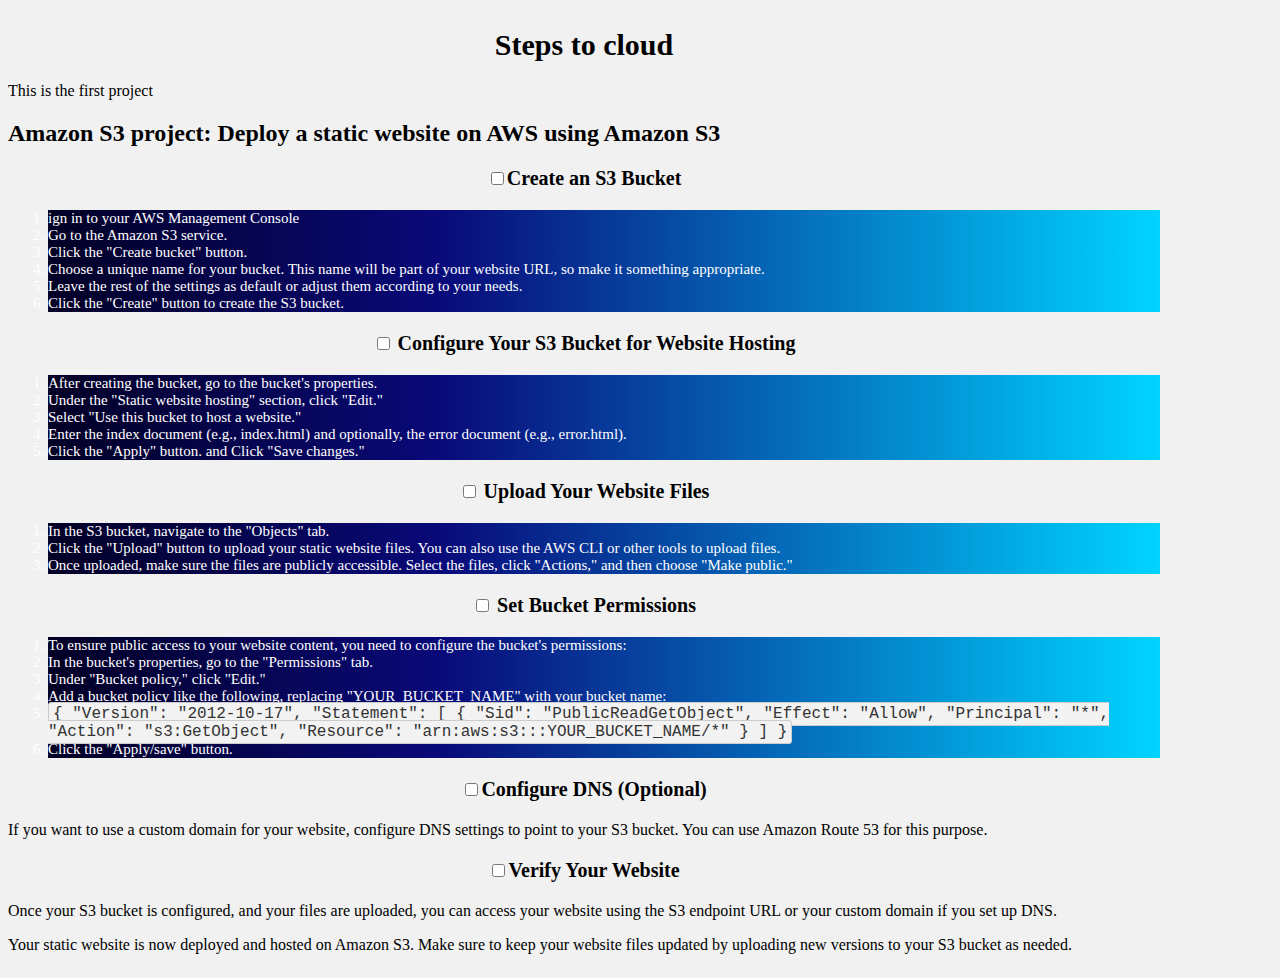
<file: staticweb/index.html>
<!DOCTYPE html>
<html>
    <title>Static web</title>
    <meta charset="UTF-8">
    <meta name="viewport" content="width=device-width, initial-scale=1.0">
    <link rel="stylesheet" href="./style.css">
   
    <body>
        <div>
            <h1>Steps to cloud</h1>
            <p>This is the first project</p>
            <div>
                <h2>Amazon S3 project: Deploy a static website on AWS using Amazon S3</h2>
                <h3 id="myList">Create an S3 Bucket</h3>
                <ul>
                    <li>ign in to your AWS Management Console</li>
                    <li>Go to the Amazon S3 service.</li>
                    <li>Click the "Create bucket" button.</li>
                    <li>Choose a unique name for your bucket. This name will be part of your website URL, so make it something appropriate.</li>
                    <li>Leave the rest of the settings as default or adjust them according to your needs.</li>
                    <li>Click the "Create" button to create the S3 bucket.</li>
                </ul>
            </div>
            <div>
                <h3 id="myList"> Configure Your S3 Bucket for Website Hosting</h3>
                <ul>
                    <li>After creating the bucket, go to the bucket's properties.</li>
                    <li>Under the "Static website hosting" section, click "Edit."</li>
                    <li>Select "Use this bucket to host a website."</li>
                    <li>Enter the index document (e.g., index.html) and optionally, the error document (e.g., error.html).</li>
                    <li>Click the "Apply" button. and Click "Save changes."</li>
                </ul>
            </div>
            <div>
                <h3 id="myList"> Upload Your Website Files</h3>
                <ul>
                    <li>In the S3 bucket, navigate to the "Objects" tab.</li>
                    <li>Click the "Upload" button to upload your static website files. You can also use the AWS CLI or other tools to upload files.</li>
                    <li>Once uploaded, make sure the files are publicly accessible. Select the files, click "Actions," and then choose "Make public."</li>
                </ul>
            </div>
            <div>
                <h3 id="myList"> Set Bucket Permissions</h3>
                <ul>
                    <li>To ensure public access to your website content, you need to configure the bucket's permissions:</li>
                    <li>In the bucket's properties, go to the "Permissions" tab.</li>
                    <li>Under "Bucket policy," click "Edit."</li>
                    <li>Add a bucket policy like the following, replacing "YOUR_BUCKET_NAME" with your bucket name:</li>
                    <li><code>
                        {
                            "Version": "2012-10-17",
                            "Statement": [
                                {
                                    "Sid": "PublicReadGetObject",
                                    "Effect": "Allow",
                                    "Principal": "*",
                                    "Action": "s3:GetObject",
                                    "Resource": "arn:aws:s3:::YOUR_BUCKET_NAME/*"
                                }
                            ]
                        }
                        
                    </code></li>
                    <li>Click the "Apply/save" button.</li>
                </ul>
            </div>
            <div>
                <h3 id="myList">Configure DNS (Optional)</h3>
                <p>If you want to use a custom domain for your website, configure DNS settings to point to your S3 bucket. You can use Amazon Route 53 for this purpose.</p>
            </div>
            <div>
                <h3 id="myList">Verify Your Website</h3>
                <p>Once your S3 bucket is configured, and your files are uploaded, you can access your website using the S3 endpoint URL or your custom domain if you set up DNS.</p>
                <p>Your static website is now deployed and hosted on Amazon S3. Make sure to keep your website files updated by uploading new versions to your S3 bucket as needed.</p>
            </div>
        </div>
        <script src="./javascript.js"></script>
    </body>
</html>
</file>
<file: staticweb/style.css>
body{
    background-color: #f1f1f1;
    margin: 10 10 10 auto;
    display: flex;
    flex-direction: column;
    justify-content: center;
    align-items: center;
    width: 90%;

}

h1{
    font-size: 30px;
    text-align: center;
}

h3{
    font-size: 20px;
    text-align: center;
}

ul{
    list-style-type: numbers;
}

li{
    font-size: 15px;
    text-align: left;
    background-origin: padding-box;
    background: linear-gradient(90deg, rgba(2,0,36,1) 0%, rgba(9,9,121,1) 35%, rgba(0,212,255,1) 100%);
    color: white;
    
}

/* CSS for styling <code> elements */
code {
    /* Set the font family and style for code elements */
    font-family: 'Courier New', monospace;
    font-size: 16px;
    background-color: #f2f2f2; /* Background color */
    padding: 2px 4px; /* Padding for the code block */
    border: 1px solid #ccc; /* Border for the code block */
    border-radius: 4px; /* Rounded corners for the code block */
    color: #333; /* Text color */
    
}
</file>
